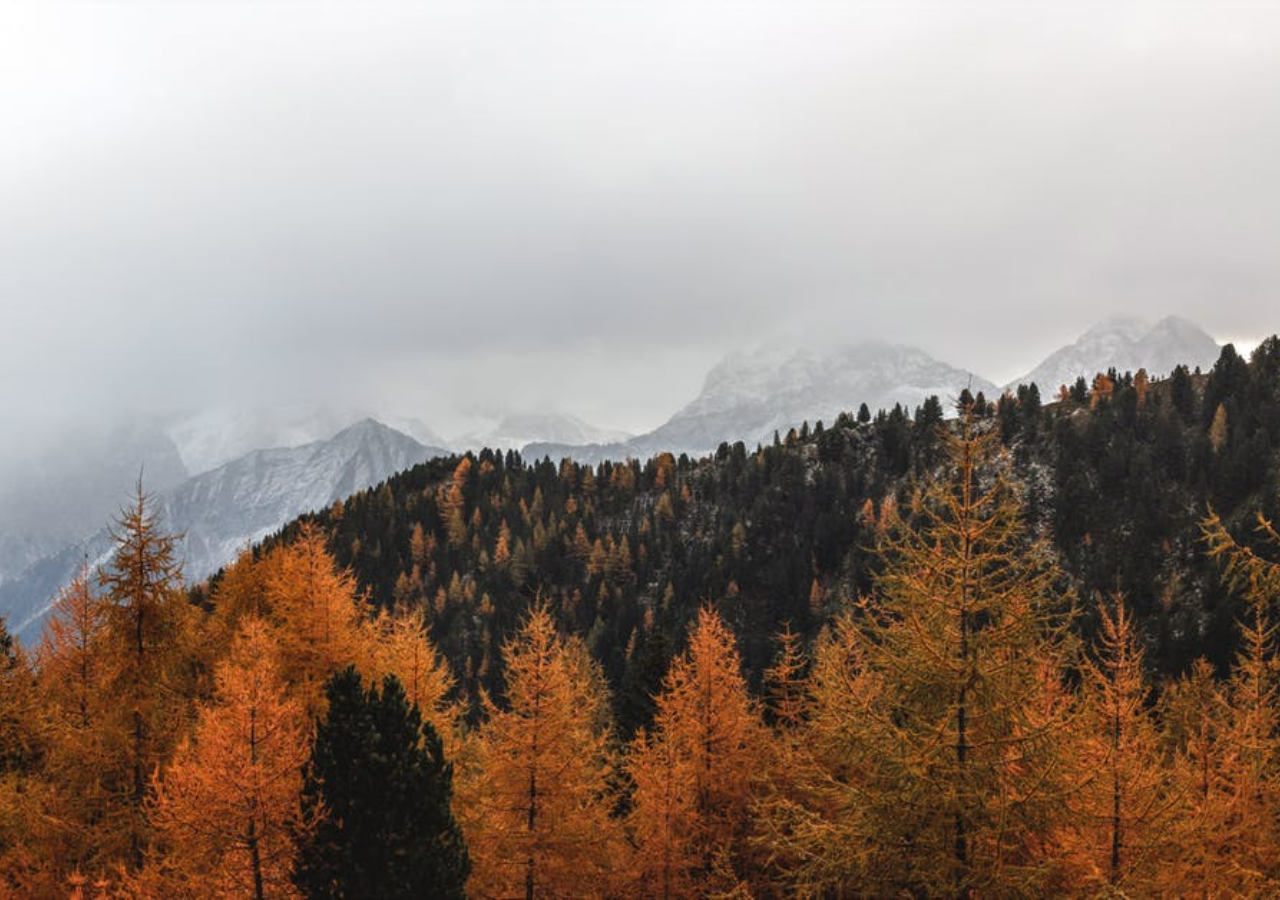
<file: index.html>
<!DOCTYPE html>
<html>
<head>

    <!-- Place all CSS for header in this file -->
    <link href='css\header.css' rel='stylesheet' type='text/css'>

    <!-- Place all CSS for the rest of the elements in this file -->
    <link href='css\index.css' rel='stylesheet' type='text/css'>

	<!-- Place all CSS for fonts in this file -->
    <link href='css\font.css' rel='stylesheet' type='text/css'>

</head>
<body>
    <div id="main-container-div">

        <div class="header">

        	<!-- Insert code for Sign Up, Sign In button here. Add code for "ScriBBler" heading and the sub-heading -->

        </div>
           
        <div class="postButtons">

        	<!-- Insert code for All Posts & Create Post button here -->

        </div>
    </div>

    <div>

    	<!-- Insert code for Sign In modal here -->

    </div>

    <div>

    	<!-- Insert code for Sign Up modal here -->

    </div>

    <div>

    	<!-- Insert code for Create Post modal here -->

    </div>

	<!-- Place all Javascript for header in this file -->
	<script src="js\header.js"></script>
	<!-- Place all Javascript for rest of the elements in this file -->
    <script src="js\index.js"></script>

</body>
</html>
</file>
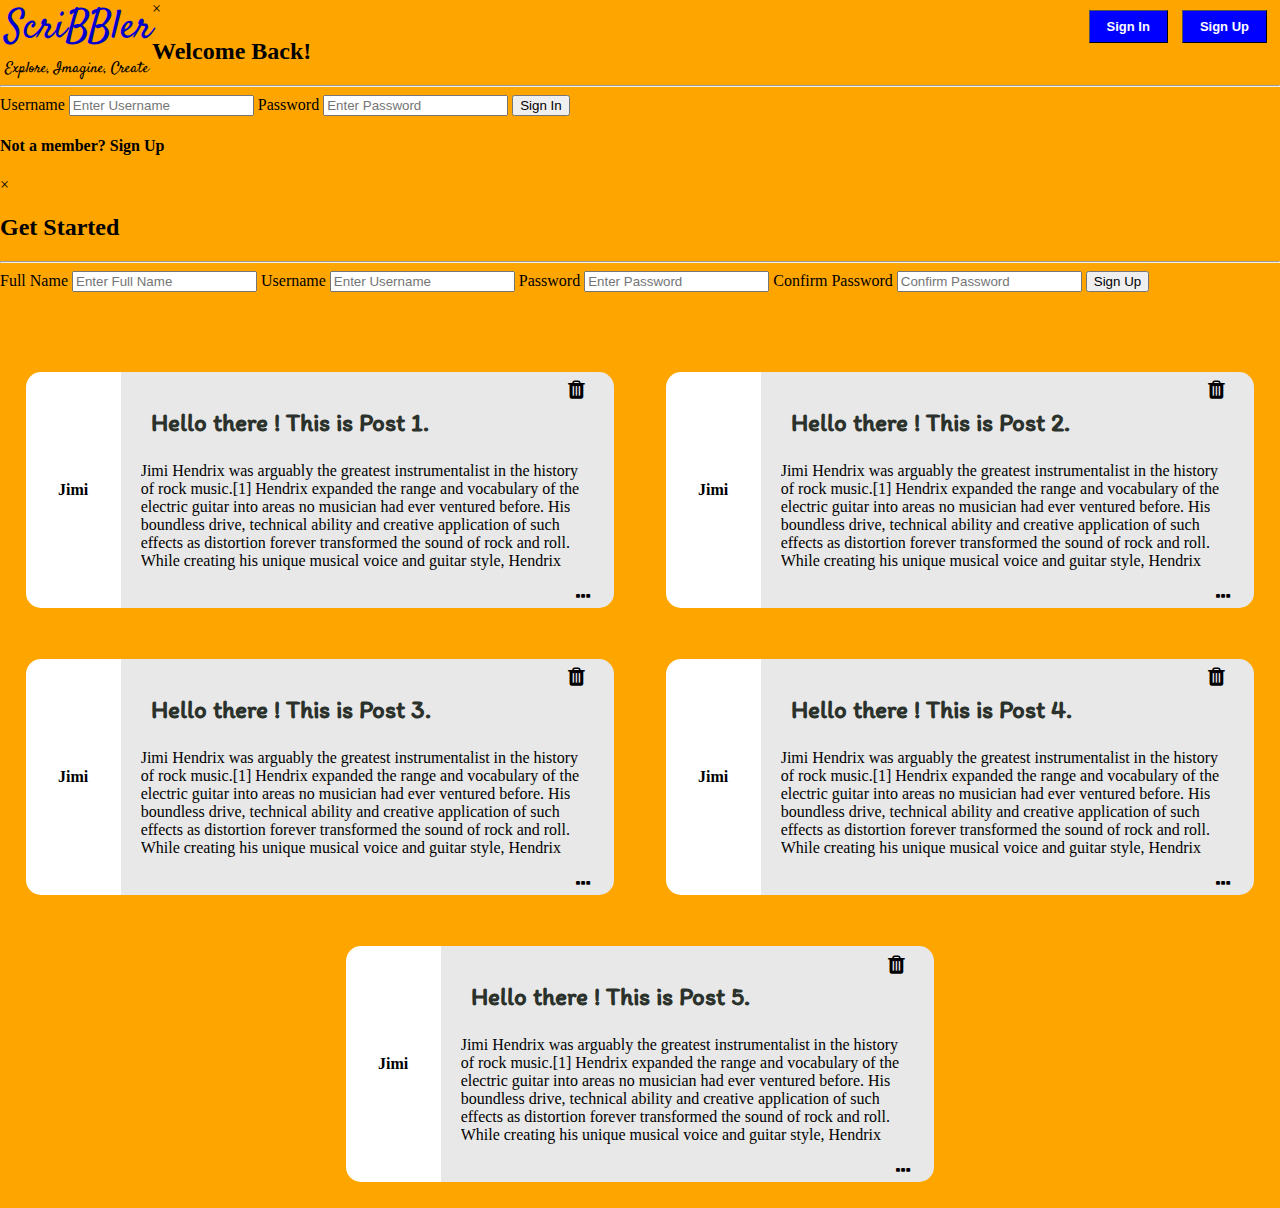
<file: html/bloglist.html>
<!DOCTYPE html>
<html>
    <head>
        <meta charset="UTF-8"/>
        <meta http-equiv="X-UA-Compatible" content="IE=edge, chrome=1">
        <link href='..\css\bloglist.css' rel='stylesheet'>
        <link href='..\css\header.css' rel='stylesheet'>
        <link href='..\css\font.css' rel='stylesheet'>
        <link rel="stylesheet" href="..\font-awesome-4.7.0/css/font-awesome.min.css">

        <title>BlogList</title>
        <style>
        </style>
    </head>
    <body>
        <div id="main-container-div">

            <div class="header">

                <!-- Insert code for Sign Up, Sign In button here. Add code for "ScriBBler" heading and the sub-heading -->
                <div class="page-title">
                            <span class="title">
                                ScriBBler
                            </span>
                    <span class="sub-heading">
                                Explore, Imagine, Create
                        </span>
                </div>
                <div class="login">
                    <button id="btnSignIn" class="sign-in">Sign In</button>
                    <button id="btnSignUp">Sign Up</button>
                </div>
            </div>
        </div>
        <div>
            <!-- Insert code for Sign In modal here -->
            <!-- The Modal -->
            <div id="signInModal" class="modal">
                <!-- Modal content -->
                <div class="header-modal-content">
                    <span class="close">&times;</span>
                    <h2>Welcome Back!</h2>
                    <hr/>
                    <div class="modal-body">
                        <form action="">
                            <label>Username</label>
                            <input class="header-input" type="text" placeholder="Enter Username" required>
                            <label>Password</label>
                            <input class="header-input" type="password" placeholder="Enter Password" required>
                            <input type="submit" class="submit-btn" value="Sign In"></input>
                            <h4>Not a member?<a class="sign-up-link" onclick="signup()"> Sign Up</a></h4>
                        </form>
                    </div>
                </div>
            </div>
        </div>

        <div>
            <!-- Insert code for Create Post modal here -->
            <div id="signUpModal" class="modal">
                <!-- Modal content -->
                <div class="header-modal-content">
                    <span class="close" id="closeSignUpModal">&times;</span>
                    <h2>Get Started</h2>
                    <hr/>
                    <div class="modal-body">
                        <form action="">
                            <label>Full Name</label>
                            <input class="header-input" type="text" placeholder="Enter Full Name" required>
                            <label>Username</label>
                            <input class="header-input" type="text" placeholder="Enter Username" required>
                            <label>Password</label>
                            <input class="header-input" type="password" placeholder="Enter Password" required>
                            <label>Confirm Password</label>
                            <input class="header-input" type="password" placeholder="Confirm Password" required>
                            <input type="submit" class="submit-btn" value="Sign Up"></input>
                        </form>
                    </div>
                </div>
            </div>
        </div>

        <div class="allPostsContainer">
            <div></br></br></br></div>
            <div class="row">
                <div class="post">
                    <div class="post-left">
                        <p class="post-username">Jimi</p>
                    </div>
                    <div class="post-content">
                        <div class="post-delete" id="post-delete-1" onclick="deletePost(id)">
                            <i class="fa fa-trash  fa-lg"></i>
                            <!-- The Modal -->
                            <div class="blog-list-modal" id="blog-list-modal-1">
                                <!-- Modal content -->
                                <div class="blog-list-modal-content" id="blog-list-modal-content-1">
                                    <p class="blog-modal-text">Are you sure you want to delete this post?</p>
                                    <div class="blog-list-modal-btn-grp">
                                        <button class="delete-post-modal-yes" id="delete-post-modal-yes-1">Yes</button>
                                        <button class="delete-post-modal-no" id="delete-post-modal-no-1">No</button>
                                    </div>

                                </div>

                            </div>
                        </div>
                        <p class="post-title">Hello there ! This is Post 1. </p>
                        <p class="post-desc">Jimi Hendrix was arguably the greatest instrumentalist in the history of rock
                            music.[1] Hendrix expanded the range and vocabulary of the electric guitar into areas no
                            musician had ever ventured before. His boundless drive, technical ability and creative
                            application of such effects as distortion forever transformed the sound of rock and roll. While
                            creating his unique musical voice and guitar style, Hendrix synthesized diverse genres,
                            including blues, R&B, soul, British rock, American folk music, 1950s rock and roll, psychedelic
                            and jazz.</p>
                        <!-- Insert code for ... icon here -->
                        <div class="post-ellipsis" id="post-ellipsis-1" onclick="loadPostContent(id)">
                            <i class="fa fa-ellipsis-h"></i>
                        </div>
                    </div>
                </div>
                <div class="post">
                    <div class="post-left">
                        <p class="post-username">Jimi</p>
                    </div>
                    <div class="post-content">
                        <div class="post-delete" id="post-delete-2" onclick="deletePost(id)">
                            <i class="fa fa-trash  fa-lg"></i>
                            <!-- The Modal -->
                            <div class="blog-list-modal" id="blog-list-modal-2">
                                <!-- Modal content -->
                                <div class="blog-list-modal-content" id="blog-list-modal-content-2">
                                    <p class="blog-modal-text">Are you sure you want to delete this post?</p>
                                    <div class="blog-list-modal-btn-grp">
                                        <button class="delete-post-modal-yes" id="delete-post-modal-yes-2">Yes</button>
                                        <button class="delete-post-modal-no" id="delete-post-modal-no-2">No</button>
                                    </div>
                                </div>
                            </div>
                        </div>
                        <p class="post-title">Hello there ! This is Post 2. </p>
                        <p class="post-desc">Jimi Hendrix was arguably the greatest instrumentalist in the history of rock
                            music.[1] Hendrix expanded the range and vocabulary of the electric guitar into areas no
                            musician had ever ventured before. His boundless drive, technical ability and creative
                            application of such effects as distortion forever transformed the sound of rock and roll. While
                            creating his unique musical voice and guitar style, Hendrix synthesized diverse genres,
                            including blues, R&B, soul, British rock, American folk music, 1950s rock and roll, psychedelic
                            and jazz.</p>
                        <div class="post-ellipsis" id="post-ellipsis-2" onclick="loadPostContent(id)">
                            <i class="fa fa-ellipsis-h"></i>
                        </div>
                    </div>
                </div>
            </div>
            <div class="row">
                <div class="post">
                    <div class="post-left">
                        <p class="post-username">Jimi</p>
                    </div>
                    <div class="post-content">
                        <div class="post-delete" id="post-delete-3" onclick="deletePost(id)">
                            <i class="fa fa-trash  fa-lg"></i>
                            <!-- The Modal -->
                            <div class="blog-list-modal" id="blog-list-modal-3">
                                <!-- Modal content -->
                                <div class="blog-list-modal-content" id="blog-list-modal-content-3">
                                    <p class="blog-modal-text">Are you sure you want to delete this post?</p>
                                    <div class="blog-list-modal-btn-grp">
                                        <button class="delete-post-modal-yes" id="delete-post-modal-yes-3">Yes</button>
                                        <button class="delete-post-modal-no" id="delete-post-modal-no-3">No</button>
                                    </div>
                                </div>

                            </div>
                        </div>
                        <p class="post-title">Hello there ! This is Post 3. </p>
                        <p class="post-desc">Jimi Hendrix was arguably the greatest instrumentalist in the history of rock
                            music.[1] Hendrix expanded the range and vocabulary of the electric guitar into areas no
                            musician had ever ventured before. His boundless drive, technical ability and creative
                            application of such effects as distortion forever transformed the sound of rock and roll. While
                            creating his unique musical voice and guitar style, Hendrix synthesized diverse genres,
                            including blues, R&B, soul, British rock, American folk music, 1950s rock and roll, psychedelic
                            and jazz.</p>
                        <div class="post-ellipsis" id="post-ellipsis-3" onclick="loadPostContent(id)">
                            <i class="fa fa-ellipsis-h"></i>
                        </div>
                    </div>
                </div>
                <div class="post">
                    <div class="post-left">
                        <p class="post-username">Jimi</p>
                    </div>
                    <div class="post-content">
                        <div class="post-delete" id="post-delete-4" onclick="deletePost(id)">
                            <i class="fa fa-trash  fa-lg"></i>
                            <!-- The Modal -->
                            <div class="blog-list-modal" id="blog-list-modal-4">
                                <!-- Modal content -->
                                <div class="blog-list-modal-content" id="blog-list-modal-content-4">
                                    <p class="blog-modal-text">Are you sure you want to delete this post?</p>
                                    <div class="blog-list-modal-btn-grp">
                                        <button class="delete-post-modal-yes" id="delete-post-modal-yes-4">Yes</button>
                                        <button class="delete-post-modal-no" id="delete-post-modal-no-4">No</button>
                                    </div>
                                </div>
                            </div>
                        </div>
                        <p class="post-title">Hello there ! This is Post 4. </p>
                        <p class="post-desc">Jimi Hendrix was arguably the greatest instrumentalist in the history of rock
                            music.[1] Hendrix expanded the range and vocabulary of the electric guitar into areas no
                            musician had ever ventured before. His boundless drive, technical ability and creative
                            application of such effects as distortion forever transformed the sound of rock and roll. While
                            creating his unique musical voice and guitar style, Hendrix synthesized diverse genres,
                            including blues, R&B, soul, British rock, American folk music, 1950s rock and roll, psychedelic
                            and jazz.</p>
                        <div class="post-ellipsis" id="post-ellipsis-4" onclick="loadPostContent(id)">
                            <i class="fa fa-ellipsis-h"></i>
                        </div>
                    </div>
                </div>
            </div>
            <div class="row">
                <div class="post-wrap">
                    <div class="post-left">
                        <p class="post-username">Jimi</p>
                    </div>
                    <div class="post-content">
                        <div class="post-delete" id="post-delete-5" onclick="deletePost(id)">
                            <i class="fa fa-trash  fa-lg"></i>
                            <!-- The Modal -->
                            <div class="blog-list-modal" id="blog-list-modal-5">
                                <!-- Modal content -->
                                <div class="blog-list-modal-content" id="blog-list-modal-content-5">
                                    <p class="blog-modal-text">Are you sure you want to delete this post?</p>
                                    <div class="blog-list-modal-btn-grp">
                                        <button class="delete-post-modal-yes" id="delete-post-modal-yes-5">Yes</button>
                                        <button class="delete-post-modal-no" id="delete-post-modal-no-5">No</button>
                                    </div>
                                </div>
                            </div>
                        </div>
                        <p class="post-title">Hello there ! This is Post 5. </p>
                        <p class="post-desc">Jimi Hendrix was arguably the greatest instrumentalist in the history of rock
                            music.[1] Hendrix expanded the range and vocabulary of the electric guitar into areas no
                            musician had ever ventured before. His boundless drive, technical ability and creative
                            application of such effects as distortion forever transformed the sound of rock and roll. While
                            creating his unique musical voice and guitar style, Hendrix synthesized diverse genres,
                            including blues, R&B, soul, British rock, American folk music, 1950s rock and roll, psychedelic
                            and jazz.</p>
                        <div class="post-ellipsis" id="post-ellipsis-8" onclick="loadPostContent(id)">
                          <i class="fa fa-ellipsis-h"></i>
                        </div>
                    </div>
                </div>
            </div>
        </div>

    <script src="..\js\bloglist.js"></script>
    <script src="..\js\header.js"></script>

    </body>

</html>
</file>
